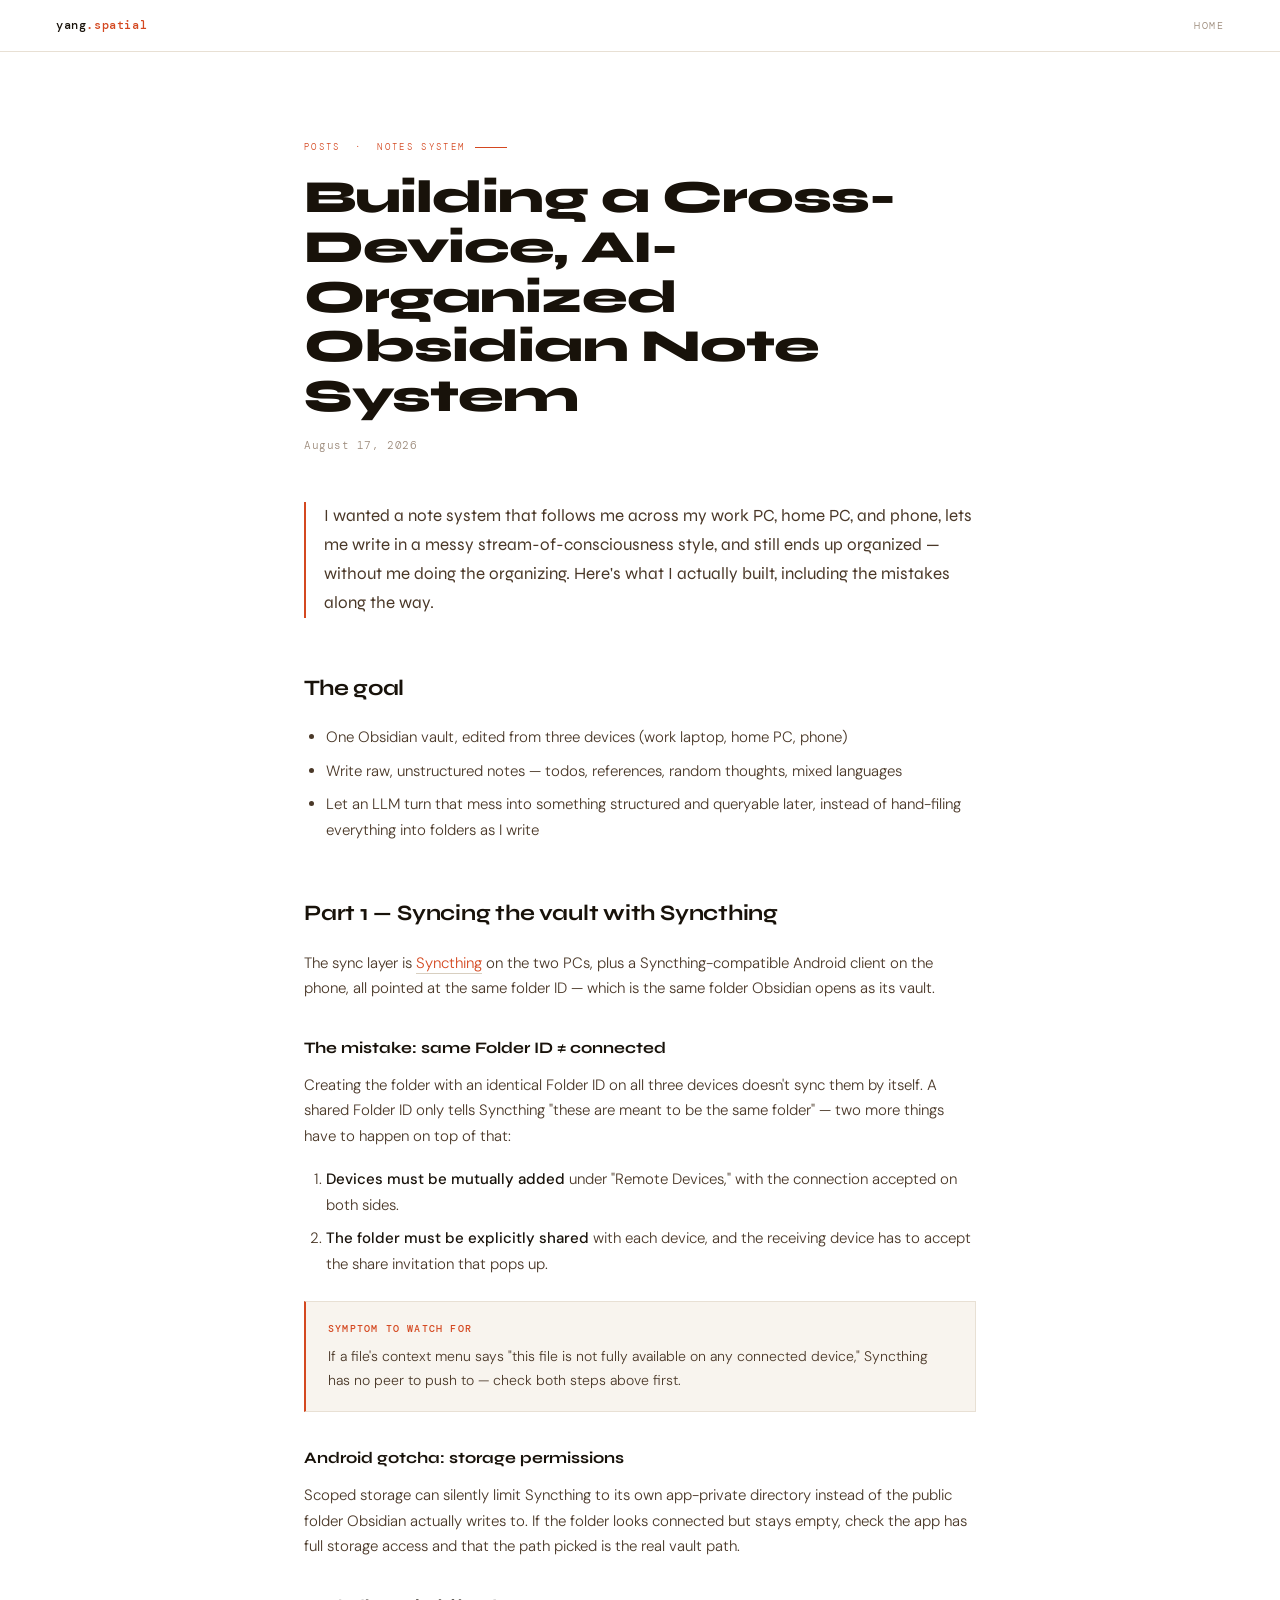
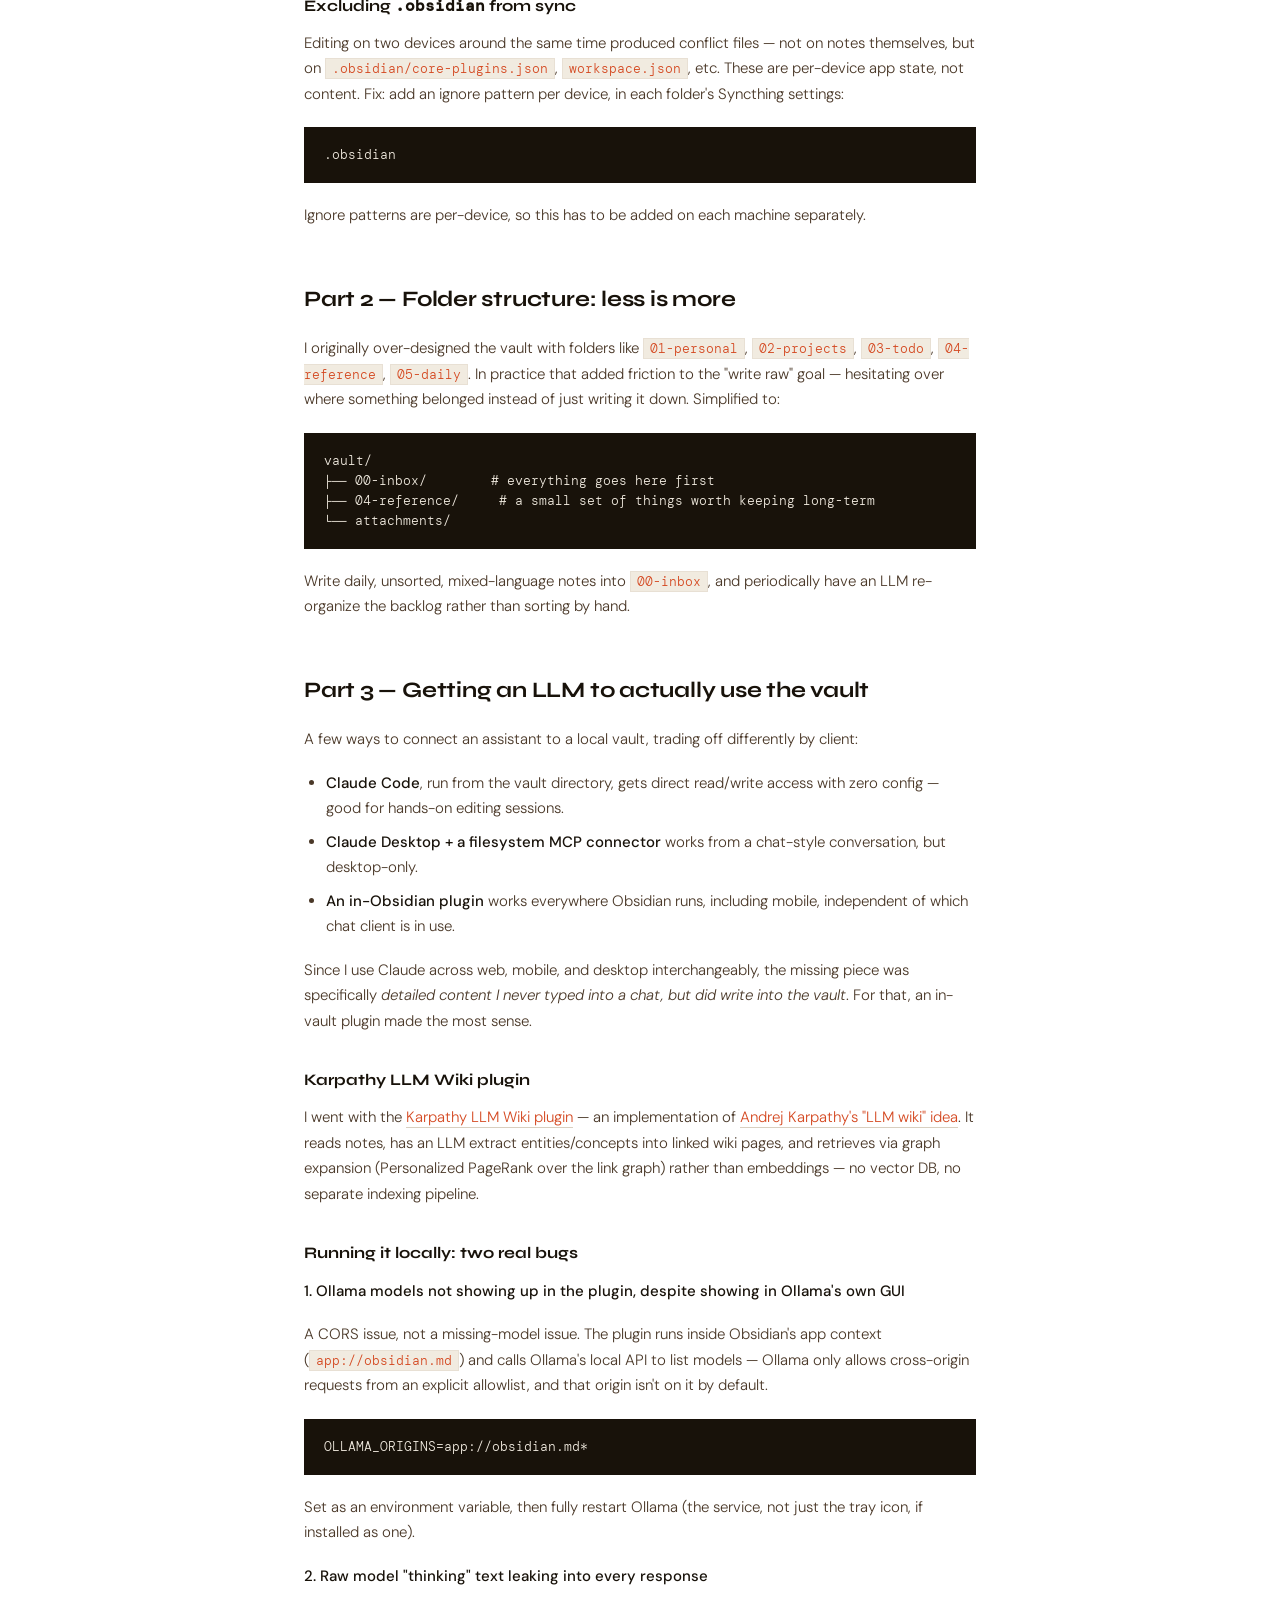
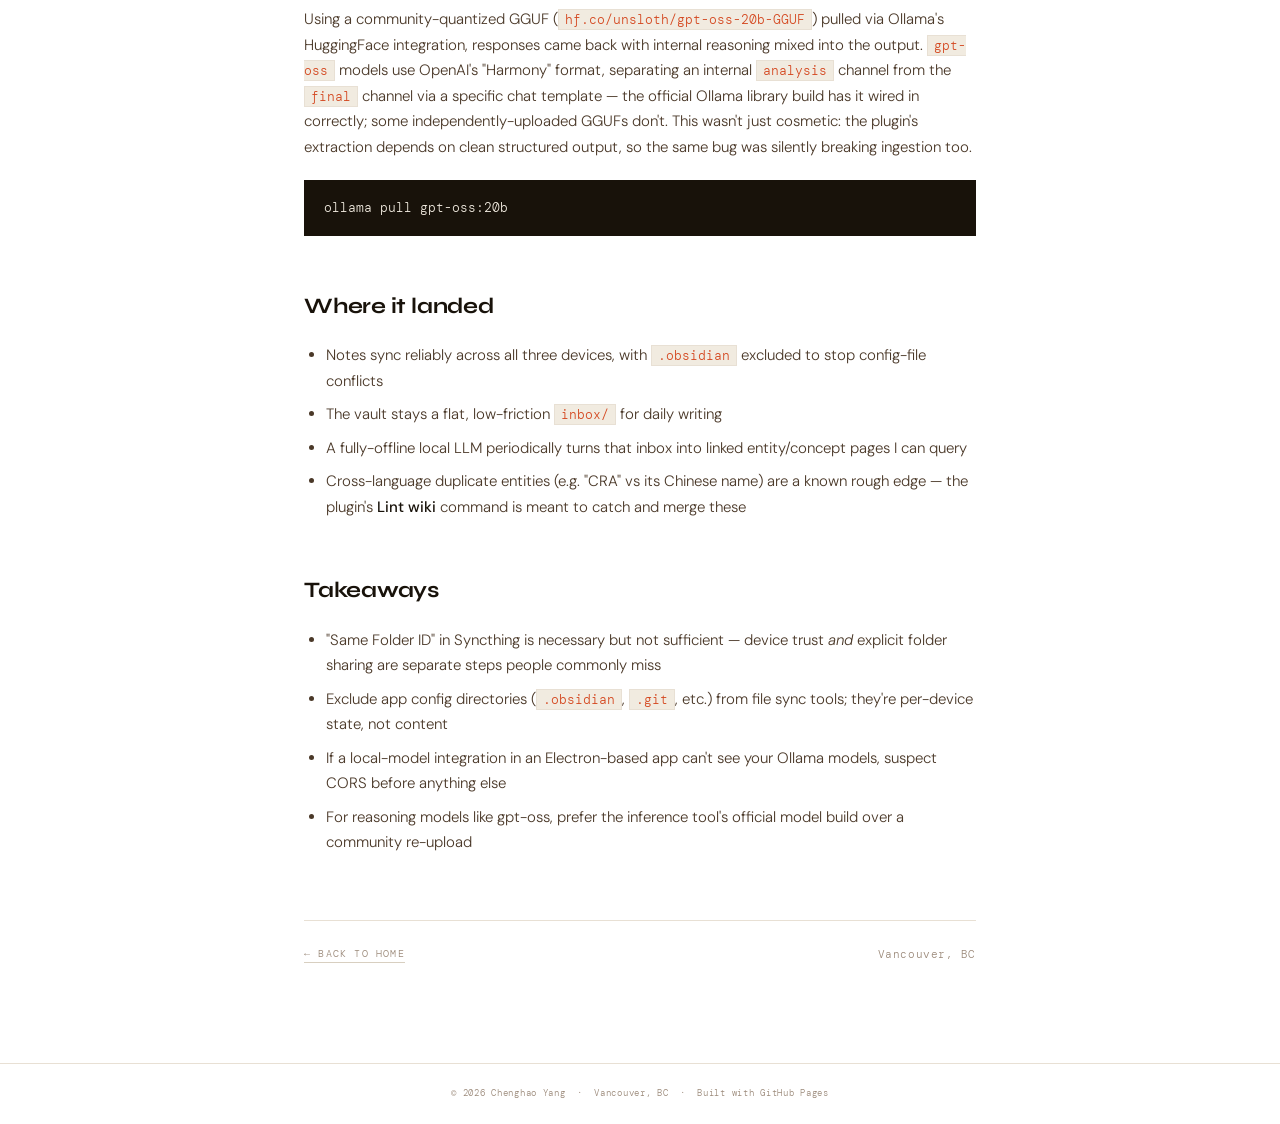
<file: cross-device-obsidian-llm-wiki.html>
<!DOCTYPE html>
<html lang="en">
<head>
  <meta charset="UTF-8"/>
  <meta name="viewport" content="width=device-width, initial-scale=1.0"/>
  <title>Cross-Device, AI-Organized Notes — Chenghao Yang</title>
  <link rel="preconnect" href="https://fonts.googleapis.com">
  <link href="https://fonts.googleapis.com/css2?family=DM+Mono:wght@300;400;500&family=Syne:wght@400;700;800&family=DM+Sans:ital,wght@0,300;0,400;0,500;1,300&display=swap" rel="stylesheet">
  <style>
:root {
  --bg:        #ffffff;
  --bg-off:    #f8f4ee;
  --bg-muted:  #f1ebe0;
  --border:    #e8e0d4;
  --border-m:  #d8cfc0;
  --accent:    #d44820;
  --accent-2:  #c8880a;
  --text:      #18120a;
  --text-2:    #4a3828;
  --text-3:    #9a8878;
  --mono: 'DM Mono', monospace;
  --syne: 'Syne', sans-serif;
  --sans: 'DM Sans', sans-serif;
}
*, *::before, *::after { box-sizing: border-box; margin: 0; padding: 0; }
html { scroll-behavior: smooth; }
body {
  background: var(--bg); color: var(--text);
  font-family: var(--sans); font-weight: 300; line-height: 1.7;
  -webkit-font-smoothing: antialiased;
}
nav {
  position: fixed; top: 0; left: 0; right: 0; z-index: 200;
  height: 52px; display: flex; align-items: center; justify-content: space-between;
  padding: 0 56px; background: rgba(255,255,255,0.94);
  backdrop-filter: blur(16px); border-bottom: 1px solid var(--border);
}
.nav-logo { font-family: var(--mono); font-size: 12px; font-weight: 500; color: var(--text); letter-spacing: .05em; text-decoration: none; }
.nav-logo span { color: var(--accent); }
.nav-home {
  font-family: var(--mono); font-size: 10px; color: var(--text-3);
  letter-spacing: .14em; text-transform: uppercase; text-decoration: none;
  transition: color .16s;
}
.nav-home:hover { color: var(--accent); }

article { max-width: 720px; margin: 0 auto; padding: 140px 24px 100px; }
.post-eyebrow {
  font-family: var(--mono); font-size: 9px; color: var(--accent);
  letter-spacing: .26em; text-transform: uppercase; margin-bottom: 18px;
  display: flex; align-items: center; gap: 10px;
}
.post-eyebrow::after { content: ''; display: block; width: 32px; height: 1px; background: var(--accent); }
h1.post-title {
  font-family: var(--syne); font-weight: 800; font-size: clamp(32px, 5vw, 46px);
  line-height: 1.08; letter-spacing: -.02em; color: var(--text); margin-bottom: 14px;
}
.post-meta { font-family: var(--mono); font-size: 11px; color: var(--text-3); letter-spacing: .05em; margin-bottom: 48px; }
.post-lede { font-family: var(--syne); font-weight: 400; font-size: 17px; color: var(--text-2); line-height: 1.7; margin-bottom: 48px; padding-left: 18px; border-left: 2px solid var(--accent); }

article h2 {
  font-family: var(--syne); font-weight: 700; font-size: 22px; letter-spacing: -.01em;
  color: var(--text); margin: 52px 0 18px;
}
article h3 {
  font-family: var(--syne); font-weight: 700; font-size: 16px;
  color: var(--text); margin: 32px 0 12px;
}
article p { font-size: 15px; color: var(--text-2); margin-bottom: 18px; }
article ul, article ol { margin: 0 0 18px 22px; }
article li { font-size: 15px; color: var(--text-2); margin-bottom: 8px; }
article strong { color: var(--text); font-weight: 500; }
article a { color: var(--accent); text-decoration: none; border-bottom: 1px solid var(--border-m); }
article a:hover { border-bottom-color: var(--accent); }

.callout {
  background: var(--bg-off); border: 1px solid var(--border); border-left: 2px solid var(--accent);
  padding: 18px 22px; margin: 24px 0; font-size: 14px; color: var(--text-2);
}
.callout strong { display: block; font-family: var(--mono); font-size: 10px; letter-spacing: .12em; text-transform: uppercase; color: var(--accent); margin-bottom: 8px; }

pre {
  background: var(--text); color: #f1ebe0; font-family: var(--mono); font-size: 12.5px;
  padding: 18px 20px; overflow-x: auto; margin: 20px 0; line-height: 1.6;
}
code { font-family: var(--mono); }
p code, li code {
  background: var(--bg-muted); color: var(--accent); font-size: 13px;
  padding: 1px 6px; border: 1px solid var(--border);
}

.post-footer {
  margin-top: 64px; padding-top: 24px; border-top: 1px solid var(--border);
  display: flex; align-items: center; justify-content: space-between; flex-wrap: wrap; gap: 12px;
}
.back-link { font-family: var(--mono); font-size: 10px; color: var(--text-3); letter-spacing: .12em; text-transform: uppercase; text-decoration: none; }
.back-link:hover { color: var(--accent); }

footer.site-footer {
  text-align: center; padding: 22px 56px; border-top: 1px solid var(--border);
  font-family: var(--mono); font-size: 9px; color: var(--text-3); letter-spacing: .08em;
}
@media (max-width: 720px) {
  nav { padding: 0 20px; }
  article { padding: 120px 20px 80px; }
}
  </style>
</head>
<body>

<nav>
  <a href="../index.html" class="nav-logo">yang<span>.spatial</span></a>
  <a href="../index.html" class="nav-home">Home</a>
</nav>

<article>
  <div class="post-eyebrow">Posts &nbsp;&middot;&nbsp; Notes system</div>
  <h1 class="post-title">Building a Cross-Device, AI-Organized Obsidian Note System</h1>
  <div class="post-meta">August 17, 2026</div>

  <p class="post-lede">
    I wanted a note system that follows me across my work PC, home PC, and phone,
    lets me write in a messy stream-of-consciousness style, and still ends up organized
    &#8212; without me doing the organizing. Here's what I actually built, including the
    mistakes along the way.
  </p>

  <h2>The goal</h2>
  <ul>
    <li>One Obsidian vault, edited from three devices (work laptop, home PC, phone)</li>
    <li>Write raw, unstructured notes &#8212; todos, references, random thoughts, mixed languages</li>
    <li>Let an LLM turn that mess into something structured and queryable later, instead of hand-filing everything into folders as I write</li>
  </ul>

  <h2>Part 1 &#8212; Syncing the vault with Syncthing</h2>
  <p>
    The sync layer is <a href="https://syncthing.net/" target="_blank">Syncthing</a> on the two
    PCs, plus a Syncthing-compatible Android client on the phone, all pointed at the same folder
    ID &#8212; which is the same folder Obsidian opens as its vault.
  </p>

  <h3>The mistake: same Folder ID &#8800; connected</h3>
  <p>
    Creating the folder with an identical Folder ID on all three devices doesn't sync them by
    itself. A shared Folder ID only tells Syncthing "these are meant to be the same folder"
    &#8212; two more things have to happen on top of that:
  </p>
  <ol>
    <li><strong>Devices must be mutually added</strong> under "Remote Devices," with the connection accepted on both sides.</li>
    <li><strong>The folder must be explicitly shared</strong> with each device, and the receiving device has to accept the share invitation that pops up.</li>
  </ol>
  <div class="callout">
    <strong>Symptom to watch for</strong>
    If a file's context menu says "this file is not fully available on any connected device,"
    Syncthing has no peer to push to &#8212; check both steps above first.
  </div>

  <h3>Android gotcha: storage permissions</h3>
  <p>
    Scoped storage can silently limit Syncthing to its own app-private directory instead of the
    public folder Obsidian actually writes to. If the folder looks connected but stays empty,
    check the app has full storage access and that the path picked is the real vault path.
  </p>

  <h3>Excluding <code>.obsidian</code> from sync</h3>
  <p>
    Editing on two devices around the same time produced conflict files &#8212; not on notes
    themselves, but on <code>.obsidian/core-plugins.json</code>, <code>workspace.json</code>, etc.
    These are per-device app state, not content. Fix: add an ignore pattern per device, in each
    folder's Syncthing settings:
  </p>
  <pre>.obsidian</pre>
  <p>Ignore patterns are per-device, so this has to be added on each machine separately.</p>

  <h2>Part 2 &#8212; Folder structure: less is more</h2>
  <p>
    I originally over-designed the vault with folders like <code>01-personal</code>,
    <code>02-projects</code>, <code>03-todo</code>, <code>04-reference</code>,
    <code>05-daily</code>. In practice that added friction to the "write raw" goal &#8212;
    hesitating over where something belonged instead of just writing it down. Simplified to:
  </p>
  <pre>vault/
&#9500;&#9472;&#9472; 00-inbox/        # everything goes here first
&#9500;&#9472;&#9472; 04-reference/     # a small set of things worth keeping long-term
&#9492;&#9472;&#9472; attachments/</pre>
  <p>
    Write daily, unsorted, mixed-language notes into <code>00-inbox</code>, and periodically
    have an LLM re-organize the backlog rather than sorting by hand.
  </p>

  <h2>Part 3 &#8212; Getting an LLM to actually use the vault</h2>
  <p>A few ways to connect an assistant to a local vault, trading off differently by client:</p>
  <ul>
    <li><strong>Claude Code</strong>, run from the vault directory, gets direct read/write access with zero config &#8212; good for hands-on editing sessions.</li>
    <li><strong>Claude Desktop + a filesystem MCP connector</strong> works from a chat-style conversation, but desktop-only.</li>
    <li><strong>An in-Obsidian plugin</strong> works everywhere Obsidian runs, including mobile, independent of which chat client is in use.</li>
  </ul>
  <p>
    Since I use Claude across web, mobile, and desktop interchangeably, the missing piece was
    specifically <em>detailed content I never typed into a chat, but did write into the
    vault</em>. For that, an in-vault plugin made the most sense.
  </p>

  <h3>Karpathy LLM Wiki plugin</h3>
  <p>
    I went with the <a href="https://community.obsidian.md/plugins/karpathywiki" target="_blank">Karpathy
    LLM Wiki plugin</a> &#8212; an implementation of
    <a href="https://gist.github.com/karpathy/442a6bf555914893e9891c11519de94f" target="_blank">Andrej
    Karpathy's "LLM wiki" idea</a>. It reads notes, has an LLM extract entities/concepts into
    linked wiki pages, and retrieves via graph expansion (Personalized PageRank over the link
    graph) rather than embeddings &#8212; no vector DB, no separate indexing pipeline.
  </p>

  <h3>Running it locally: two real bugs</h3>
  <p><strong>1. Ollama models not showing up in the plugin, despite showing in Ollama's own GUI</strong></p>
  <p>
    A CORS issue, not a missing-model issue. The plugin runs inside Obsidian's app context
    (<code>app://obsidian.md</code>) and calls Ollama's local API to list models &#8212; Ollama
    only allows cross-origin requests from an explicit allowlist, and that origin isn't on it by
    default.
  </p>
  <pre>OLLAMA_ORIGINS=app://obsidian.md*</pre>
  <p>Set as an environment variable, then fully restart Ollama (the service, not just the tray icon, if installed as one).</p>

  <p><strong>2. Raw model "thinking" text leaking into every response</strong></p>
  <p>
    Using a community-quantized GGUF (<code>hf.co/unsloth/gpt-oss-20b-GGUF</code>) pulled via
    Ollama's HuggingFace integration, responses came back with internal reasoning mixed into
    the output. <code>gpt-oss</code> models use OpenAI's "Harmony" format, separating an internal
    <code>analysis</code> channel from the <code>final</code> channel via a specific chat
    template &#8212; the official Ollama library build has it wired in correctly; some
    independently-uploaded GGUFs don't. This wasn't just cosmetic: the plugin's extraction
    depends on clean structured output, so the same bug was silently breaking ingestion too.
  </p>
  <pre>ollama pull gpt-oss:20b</pre>

  <h2>Where it landed</h2>
  <ul>
    <li>Notes sync reliably across all three devices, with <code>.obsidian</code> excluded to stop config-file conflicts</li>
    <li>The vault stays a flat, low-friction <code>inbox/</code> for daily writing</li>
    <li>A fully-offline local LLM periodically turns that inbox into linked entity/concept pages I can query</li>
    <li>Cross-language duplicate entities (e.g. "CRA" vs its Chinese name) are a known rough edge &#8212; the plugin's <strong>Lint wiki</strong> command is meant to catch and merge these</li>
  </ul>

  <h2>Takeaways</h2>
  <ul>
    <li>"Same Folder ID" in Syncthing is necessary but not sufficient &#8212; device trust <em>and</em> explicit folder sharing are separate steps people commonly miss</li>
    <li>Exclude app config directories (<code>.obsidian</code>, <code>.git</code>, etc.) from file sync tools; they're per-device state, not content</li>
    <li>If a local-model integration in an Electron-based app can't see your Ollama models, suspect CORS before anything else</li>
    <li>For reasoning models like gpt-oss, prefer the inference tool's official model build over a community re-upload</li>
  </ul>

  <div class="post-footer">
    <a href="../index.html" class="back-link">&#8592; Back to home</a>
    <span class="post-meta" style="margin:0">Vancouver, BC</span>
  </div>
</article>

<footer class="site-footer">&#169; 2026 Chenghao Yang &nbsp;&middot;&nbsp; Vancouver, BC &nbsp;&middot;&nbsp; Built with GitHub Pages</footer>

</body>
</html>
</file>
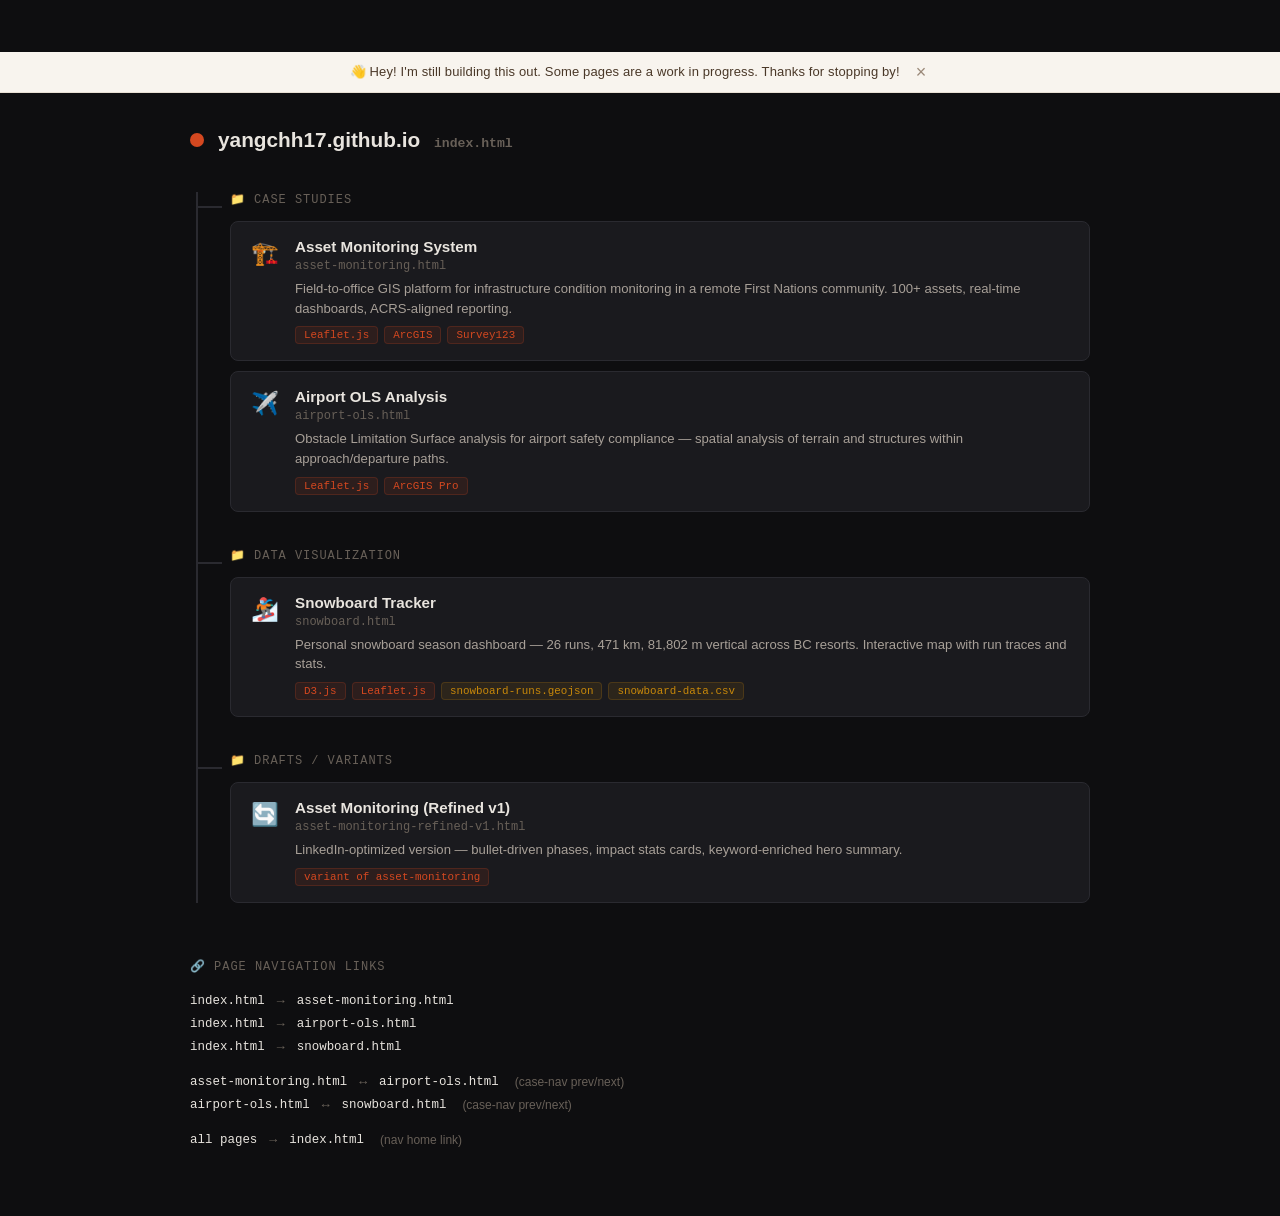
<file: sitemap-visual.html>
<!DOCTYPE html>
<html lang="en">
<head>
  <meta charset="UTF-8">
  <meta name="viewport" content="width=device-width, initial-scale=1.0">
  <title>Site Map | Chenghao Yang</title>
  <style>
    :root {
      --bg: #0e0e10;
      --bg-card: #1a1a1e;
      --border: #2a2a30;
      --accent: #d44820;
      --accent-2: #c8880a;
      --text: #e8e4de;
      --text-2: #a8a098;
      --text-3: #686058;
      --mono: 'SF Mono', 'Fira Code', monospace;
      --sans: -apple-system, BlinkMacSystemFont, 'Segoe UI', sans-serif;
    }
    * { margin: 0; padding: 0; box-sizing: border-box; }
    body {
      background: var(--bg);
      color: var(--text);
      font-family: var(--sans);
      min-height: 100vh;
      padding: 60px 40px;
    }
    h1 {
      font-size: 1.1rem;
      font-family: var(--mono);
      color: var(--text-3);
      margin-bottom: 48px;
      letter-spacing: 0.04em;
    }
    h1 span { color: var(--accent); }

    .tree {
      position: relative;
      max-width: 900px;
      margin: 0 auto;
    }

    /* ── Root node ── */
    .root {
      display: flex;
      align-items: center;
      gap: 14px;
      margin-bottom: 40px;
    }
    .root-dot {
      width: 14px; height: 14px;
      border-radius: 50%;
      background: var(--accent);
      flex-shrink: 0;
    }
    .root-label {
      font-size: 1.3rem;
      font-weight: 600;
      color: var(--text);
    }
    .root-label a {
      color: inherit;
      text-decoration: none;
    }
    .root-label a:hover { color: var(--accent); }
    .root-sub {
      font-size: 0.82rem;
      color: var(--text-3);
      font-family: var(--mono);
      margin-left: 8px;
    }

    /* ── Branch lines ── */
    .branches {
      margin-left: 6px;
      border-left: 2px solid var(--border);
      padding-left: 32px;
    }

    /* ── Category ── */
    .category {
      margin-bottom: 36px;
      position: relative;
    }
    .category::before {
      content: '';
      position: absolute;
      left: -32px;
      top: 14px;
      width: 24px;
      height: 2px;
      background: var(--border);
    }
    .cat-label {
      font-size: 0.75rem;
      font-family: var(--mono);
      color: var(--text-3);
      text-transform: uppercase;
      letter-spacing: 0.08em;
      margin-bottom: 14px;
    }

    /* ── Page cards ── */
    .pages {
      display: flex;
      flex-direction: column;
      gap: 10px;
    }
    .page-card {
      display: flex;
      align-items: flex-start;
      gap: 16px;
      padding: 16px 20px;
      background: var(--bg-card);
      border: 1px solid var(--border);
      border-radius: 8px;
      text-decoration: none;
      color: var(--text);
      transition: border-color 0.2s, transform 0.15s;
    }
    .page-card:hover {
      border-color: var(--accent);
      transform: translateX(4px);
    }
    .page-icon {
      font-size: 1.4rem;
      flex-shrink: 0;
      margin-top: 2px;
    }
    .page-info { flex: 1; }
    .page-title {
      font-size: 0.95rem;
      font-weight: 600;
      margin-bottom: 4px;
    }
    .page-file {
      font-size: 0.75rem;
      font-family: var(--mono);
      color: var(--text-3);
      margin-bottom: 6px;
    }
    .page-desc {
      font-size: 0.82rem;
      color: var(--text-2);
      line-height: 1.5;
    }
    .page-deps {
      display: flex;
      flex-wrap: wrap;
      gap: 6px;
      margin-top: 8px;
    }
    .dep-tag {
      font-size: 0.68rem;
      font-family: var(--mono);
      padding: 2px 8px;
      border-radius: 4px;
      background: rgba(212, 72, 32, 0.1);
      color: var(--accent);
      border: 1px solid rgba(212, 72, 32, 0.2);
    }
    .dep-tag.data {
      background: rgba(200, 136, 10, 0.1);
      color: var(--accent-2);
      border-color: rgba(200, 136, 10, 0.2);
    }

    /* ── Link arrows ── */
    .link-section {
      margin-top: 56px;
      max-width: 900px;
      margin-left: auto;
      margin-right: auto;
    }
    .link-title {
      font-size: 0.75rem;
      font-family: var(--mono);
      color: var(--text-3);
      text-transform: uppercase;
      letter-spacing: 0.08em;
      margin-bottom: 20px;
    }
    .link-row {
      display: flex;
      align-items: center;
      gap: 12px;
      margin-bottom: 8px;
      font-size: 0.82rem;
      color: var(--text-2);
    }
    .link-arrow {
      color: var(--text-3);
      font-family: var(--mono);
      flex-shrink: 0;
    }
    .link-node {
      font-family: var(--mono);
      font-size: 0.78rem;
      color: var(--text);
    }

    /* ── Responsive ── */
    @media (max-width: 640px) {
      body { padding: 32px 20px; }
      .branches { padding-left: 20px; }
      .category::before { width: 14px; left: -20px; }
    }
  </style>
</head>
<body>

  <h1><span>//</span> site-map</h1>

  <div class="tree">

    <!-- Root -->
    <div class="root">
      <div class="root-dot"></div>
      <div>
        <div class="root-label">
          <a href="index.html">yangchh17.github.io</a>
          <span class="root-sub">index.html</span>
        </div>
      </div>
    </div>

    <!-- Branches -->
    <div class="branches">

      <!-- Case Studies -->
      <div class="category">
        <div class="cat-label">📁 Case Studies</div>
        <div class="pages">

          <a class="page-card" href="asset-monitoring.html">
            <div class="page-icon">🏗️</div>
            <div class="page-info">
              <div class="page-title">Asset Monitoring System</div>
              <div class="page-file">asset-monitoring.html</div>
              <div class="page-desc">Field-to-office GIS platform for infrastructure condition monitoring in a remote First Nations community. 100+ assets, real-time dashboards, ACRS-aligned reporting.</div>
              <div class="page-deps">
                <span class="dep-tag">Leaflet.js</span>
                <span class="dep-tag">ArcGIS</span>
                <span class="dep-tag">Survey123</span>
              </div>
            </div>
          </a>

          <a class="page-card" href="airport-ols.html">
            <div class="page-icon">✈️</div>
            <div class="page-info">
              <div class="page-title">Airport OLS Analysis</div>
              <div class="page-file">airport-ols.html</div>
              <div class="page-desc">Obstacle Limitation Surface analysis for airport safety compliance — spatial analysis of terrain and structures within approach/departure paths.</div>
              <div class="page-deps">
                <span class="dep-tag">Leaflet.js</span>
                <span class="dep-tag">ArcGIS Pro</span>
              </div>
            </div>
          </a>

        </div>
      </div>

      <!-- Data Viz -->
      <div class="category">
        <div class="cat-label">📁 Data Visualization</div>
        <div class="pages">

          <a class="page-card" href="snowboard.html">
            <div class="page-icon">🏂</div>
            <div class="page-info">
              <div class="page-title">Snowboard Tracker</div>
              <div class="page-file">snowboard.html</div>
              <div class="page-desc">Personal snowboard season dashboard — 26 runs, 471 km, 81,802 m vertical across BC resorts. Interactive map with run traces and stats.</div>
              <div class="page-deps">
                <span class="dep-tag">D3.js</span>
                <span class="dep-tag">Leaflet.js</span>
                <span class="dep-tag data">snowboard-runs.geojson</span>
                <span class="dep-tag data">snowboard-data.csv</span>
              </div>
            </div>
          </a>

        </div>
      </div>

      <!-- Variants -->
      <div class="category">
        <div class="cat-label">📁 Drafts / Variants</div>
        <div class="pages">

          <a class="page-card" href="asset-monitoring-refined-v1.html">
            <div class="page-icon">🔄</div>
            <div class="page-info">
              <div class="page-title">Asset Monitoring (Refined v1)</div>
              <div class="page-file">asset-monitoring-refined-v1.html</div>
              <div class="page-desc">LinkedIn-optimized version — bullet-driven phases, impact stats cards, keyword-enriched hero summary.</div>
              <div class="page-deps">
                <span class="dep-tag">variant of asset-monitoring</span>
              </div>
            </div>
          </a>

        </div>
      </div>

    </div>
    <!-- end branches -->
  </div>

  <!-- Navigation Links -->
  <div class="link-section">
    <div class="link-title">🔗 Page Navigation Links</div>

    <div class="link-row">
      <span class="link-node">index.html</span>
      <span class="link-arrow">→</span>
      <span class="link-node">asset-monitoring.html</span>
    </div>
    <div class="link-row">
      <span class="link-node">index.html</span>
      <span class="link-arrow">→</span>
      <span class="link-node">airport-ols.html</span>
    </div>
    <div class="link-row">
      <span class="link-node">index.html</span>
      <span class="link-arrow">→</span>
      <span class="link-node">snowboard.html</span>
    </div>

    <div style="height: 12px;"></div>

    <div class="link-row">
      <span class="link-node">asset-monitoring.html</span>
      <span class="link-arrow">↔</span>
      <span class="link-node">airport-ols.html</span>
      <span style="color: var(--text-3); font-size: 0.75rem; margin-left: 4px;">(case-nav prev/next)</span>
    </div>
    <div class="link-row">
      <span class="link-node">airport-ols.html</span>
      <span class="link-arrow">↔</span>
      <span class="link-node">snowboard.html</span>
      <span style="color: var(--text-3); font-size: 0.75rem; margin-left: 4px;">(case-nav prev/next)</span>
    </div>

    <div style="height: 12px;"></div>

    <div class="link-row">
      <span class="link-node">all pages</span>
      <span class="link-arrow">→</span>
      <span class="link-node">index.html</span>
      <span style="color: var(--text-3); font-size: 0.75rem; margin-left: 4px;">(nav home link)</span>
    </div>
  </div>

<script src="scripts/dev-banner.js"></script>
</body>
</html>
</file>
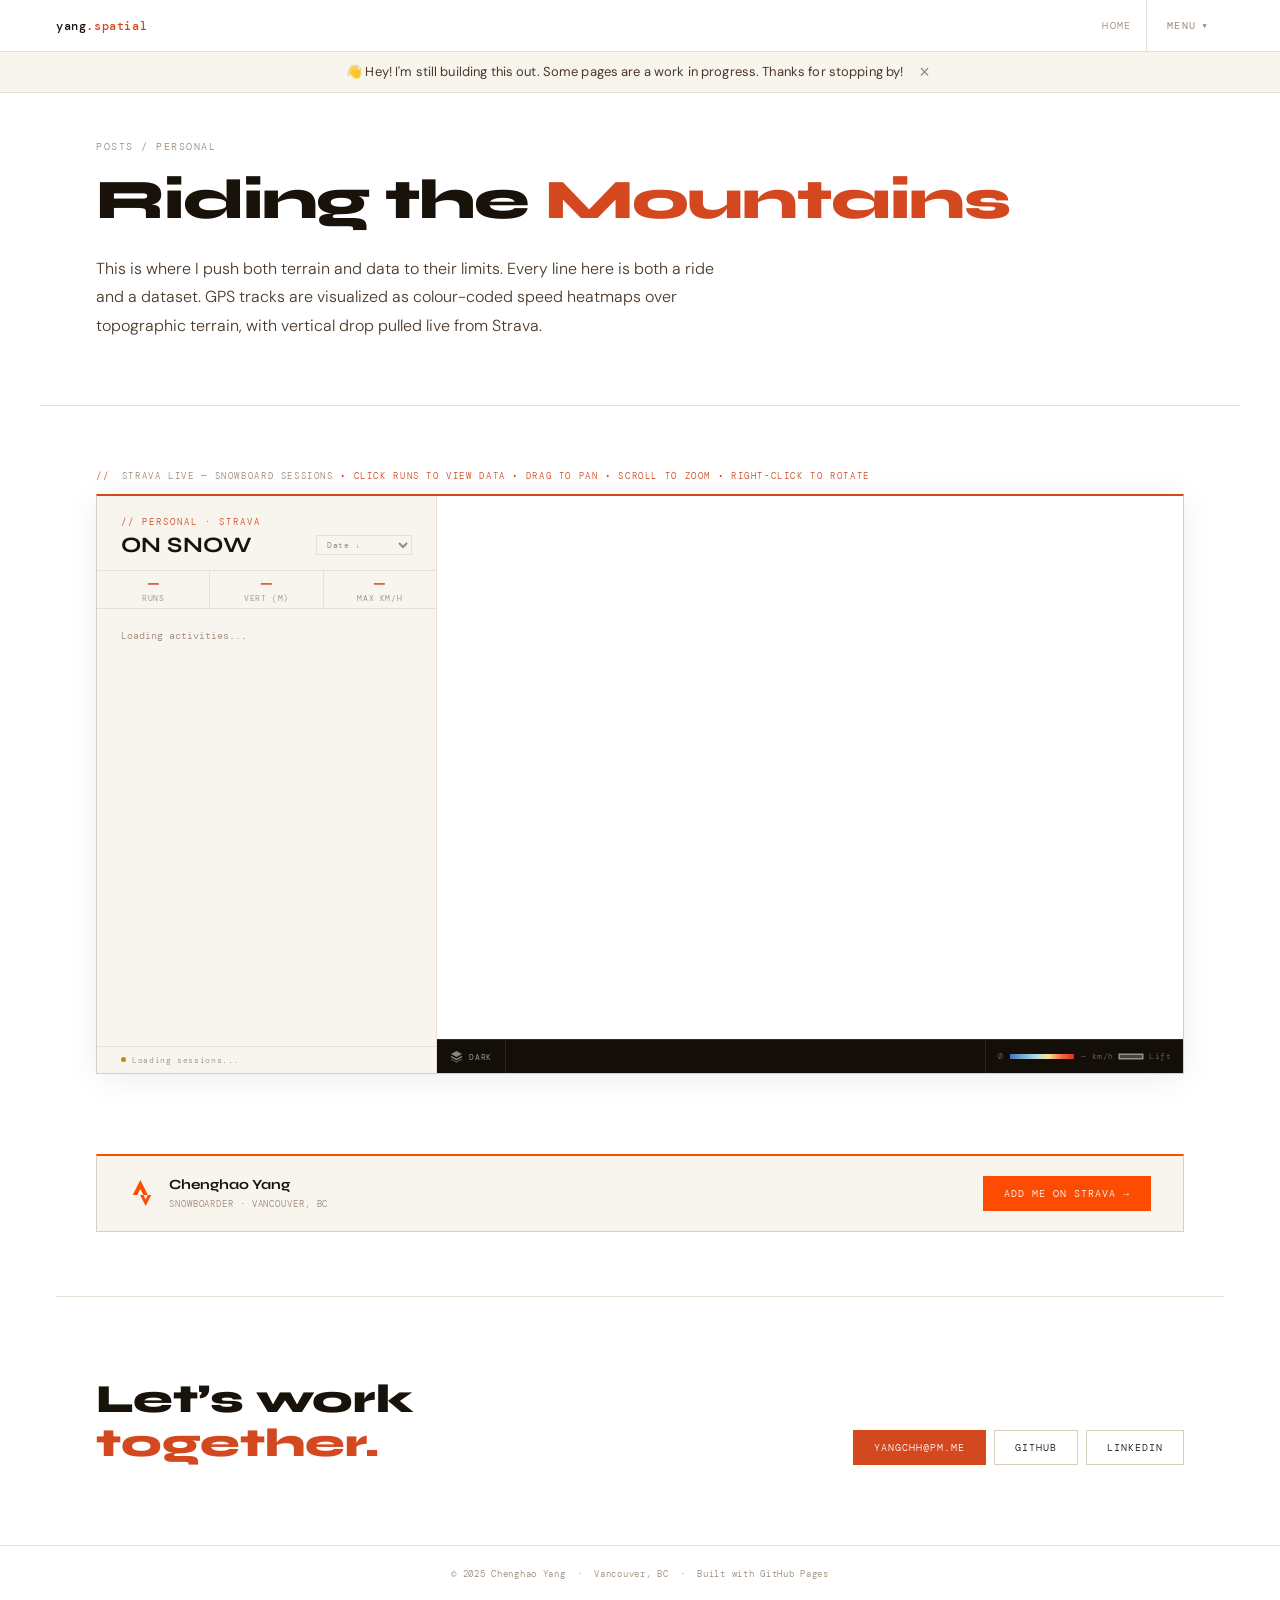
<file: snowboard.html>
<!DOCTYPE html>
<html lang="en">
<head>
  <meta charset="UTF-8" />
  <meta name="viewport" content="width=device-width, initial-scale=1.0"/>
  <title>On Snow — Chenghao Yang</title>

  <link href="https://api.mapbox.com/mapbox-gl-js/v3.4.0/mapbox-gl.css" rel="stylesheet">
  <script src="https://api.mapbox.com/mapbox-gl-js/v3.4.0/mapbox-gl.js"></script>
  <link href="https://fonts.googleapis.com/css2?family=DM+Mono:wght@300;400;500&family=Syne:wght@400;700;800&family=DM+Sans:ital,wght@0,300;0,400;0,500;1,300&display=swap" rel="stylesheet">

  <style>
    :root {
  --bg:        #ffffff;
  --bg-off:    #f8f4ee;
  --bg-muted:  #f1ebe0;
  --border:    #e8e0d4;
  --border-m:  #d8cfc0;
  --accent:    #d44820;
  --accent-2:  #c8880a;
  --text:      #18120a;
  --text-2:    #4a3828;
  --text-3:    #9a8878;
  --mono: 'DM Mono', monospace;
  --syne: 'Syne', sans-serif;
  --sans: 'DM Sans', sans-serif;
}

    * { margin: 0; padding: 0; box-sizing: border-box; }
    html, body {
      overflow-x: hidden;
    }
    body {
      background: var(--bg);
      color: var(--text);
      font-family: var(--sans);
      font-weight: 300;
    }

    /* ─── NAV ─── */
nav {
  position: fixed; top: 0; left: 0; right: 0; z-index: 200;
  height: 52px;
  display: flex; align-items: center; justify-content: space-between;
  padding: 0 56px;
  background: rgba(255,255,255,0.94);
  backdrop-filter: blur(16px);
  border-bottom: 1px solid var(--border);
}
.nav-logo {
  font-family: var(--mono); font-size: 12px; font-weight: 500;
  color: var(--text); letter-spacing: .05em; text-decoration: none;
  flex-shrink: 0;
}
.nav-logo span { color: var(--accent); }
.nav-right { display: flex; align-items: center; gap: 0; }
.nav-home {
  font-family: var(--mono); font-size: 10px; color: var(--text-3);
  letter-spacing: .14em; text-transform: uppercase; text-decoration: none;
  padding: 0 14px; height: 52px; display: flex; align-items: center;
  transition: color .16s; border-right: 1px solid var(--border);
  margin-right: 4px;
}
.nav-home:hover { color: var(--accent); }
.nav-menu-trigger {
  font-family: var(--mono); font-size: 10px; color: var(--text-3);
  letter-spacing: .14em; text-transform: uppercase;
  padding: 0 16px; height: 52px; display: flex; align-items: center; gap: 6px;
  cursor: pointer; background: none; border: none;
  transition: color .16s; white-space: nowrap;
}
.nav-menu-trigger:hover { color: var(--accent); }
.nav-chevron { font-size: 7px; display: inline-block; transition: transform .18s; }
.nav-mega-item { position: static; }
.nav-mega-item:hover .nav-chevron { transform: rotate(180deg); }
.nav-mega-drop {
  display: none;
  position: fixed;
  top: 52px; left: 0; right: 0;
  background: var(--bg);
  border-top: 2px solid var(--accent);
  border-bottom: 1px solid var(--border);
  padding: 36px 56px;
  grid-template-columns: repeat(4, 1fr);
  gap: 48px;
  z-index: 300;
  box-shadow: 0 8px 32px rgba(0,0,0,.07);
}
.nav-mega-item:hover .nav-mega-drop { display: grid; }
.mega-col { display: flex; flex-direction: column; }
.mega-head {
  font-family: var(--mono); font-size: 10px; font-weight: 500;
  color: var(--text); letter-spacing: .14em; text-transform: uppercase;
  text-decoration: none; display: block;
  padding-bottom: 10px; margin-bottom: 8px;
  border-bottom: 1px solid var(--border);
  transition: color .14s;
}
.mega-head:hover { color: var(--accent); }
.mega-head + .mega-head { margin-top: 20px; }
.mega-link + .mega-head { margin-top: 20px; }
.mega-link {
  font-family: var(--mono); font-size: 10px; color: var(--text-3);
  letter-spacing: .08em; text-decoration: none; display: block;
  padding: 5px 0; transition: color .14s; cursor: pointer;
  background: none; border: none; text-align: left; text-transform: none;
}
.mega-link:hover { color: var(--accent); }

    /* ─── STRAVA WINDOW WRAPPER ─── */
    .strava-section {
      max-width: 1200px;
      margin: 0 auto;
      padding: 64px 56px 80px;
      min-width: 0;
    }
    .strava-window-label {
      font-family: var(--mono);
      font-size: 9px;
      color: var(--text-3);
      letter-spacing: .18em;
      text-transform: uppercase;
      margin-bottom: 12px;
    }
    .strava-window-label span { color: var(--accent); margin-right: 6px; }

    /* ─── FRAMED WINDOW ─── */
    .strava-layout {
      display: grid;
      grid-template-columns: 340px minmax(0, 1fr);
      width: 100%;
      height: 580px;
      border: 1px solid var(--border-m);
      border-top: 2px solid var(--accent);
      overflow: hidden;
      box-shadow: 0 4px 32px rgba(24,18,10,0.07);
      isolation: isolate;
      position: relative;
      z-index: 1;
    }

    /* ── LEFT: ACTIVITY PANEL ── */
    .strava-panel {
      overflow-y: auto;
      background: var(--bg-off);
      border-right: 1.5px solid var(--border);
      display: flex;
      flex-direction: column;
    }

    .panel-header {
      padding: 20px 24px 14px;
      border-bottom: 1.5px solid var(--border);
    }
    .panel-label {
      font-family: var(--mono);
      font-size: 9px;
      color: var(--accent);
      letter-spacing: 0.22em;
      text-transform: uppercase;
      margin-bottom: 6px;
    }
    .panel-title {
      font-family: var(--syne);
      font-size: 22px;
      font-weight: 700;
      text-transform: uppercase;
      letter-spacing: 0.02em;
      line-height: 1;
    }
    .panel-subtitle {
      font-family: var(--mono);
      font-size: 9px;
      color: var(--text-3);
      letter-spacing: 0.08em;
      margin-top: 5px;
    }

    /* Season summary stats */
    .season-stats {
      display: grid;
      grid-template-columns: 1fr 1fr 1fr;
      gap: 1px;
      background: var(--border);
      border-bottom: 1.5px solid var(--border);
    }
    .stat-cell {
      background: var(--bg-off);
      padding: 5px 12px;
      text-align: center;
    }
    .stat-val {
      font-family: var(--syne);
      font-size: 15px;
      font-weight: 700;
      color: var(--accent);
      line-height: 1;
    }
    .stat-lbl {
      font-family: var(--mono);
      font-size: 8px;
      color: var(--text-3);
      letter-spacing: 0.08em;
      text-transform: uppercase;
      margin-top: 2px;
      line-height: 1.3;
    }

    /* Activity list — fills remaining panel height */
    .activity-list {
      flex: 1;
      overflow-y: auto;
      min-height: 0;
    }
    .activity-list::-webkit-scrollbar { width: 4px; }
    .activity-list::-webkit-scrollbar-thumb { background: var(--border); }
    .activity-item {
      padding: 10px 24px;
      border-bottom: 1px solid var(--border);
      cursor: pointer;
      transition: background 0.15s;
      display: flex;
      align-items: flex-start;
      gap: 12px;
    }
    .activity-item:hover { background: var(--bg-muted); }
    .activity-item.active { background: var(--bg-muted); border-left: 3px solid var(--accent); }
    .activity-dot {
      width: 8px; height: 8px;
      background: #4a90c4;
      flex-shrink: 0;
    }
    .activity-info { flex: 1; min-width: 0; }
    .activity-name-row {
      display: flex;
      align-items: baseline;
      justify-content: space-between;
      gap: 8px;
    }
    .activity-name {
      font-family: var(--syne);
      font-size: 13px;
      font-weight: 600;
      text-transform: uppercase;
      letter-spacing: 0.04em;
      white-space: nowrap;
      overflow: hidden;
      text-overflow: ellipsis;
      min-width: 0;
    }
    .activity-meta {
      font-family: var(--mono);
      font-size: 9px;
      color: var(--text-3);
      letter-spacing: 0.04em;
      margin-top: 2px;
      white-space: nowrap;
    }
    .activity-speed {
      font-family: var(--mono);
      font-size: 13px;
      font-weight: 600;
      color: var(--accent);
      flex-shrink: 0;
    }

    /* Selected run detail */
    .run-detail {
      padding: 16px 24px;
      border-top: 1.5px solid var(--border);
      display: none;
    }
    .run-detail.visible { display: block; }
    .run-detail-title {
      font-family: var(--mono);
      font-size: 13px;
      font-weight: 700;
      text-transform: uppercase;
      letter-spacing: 0.06em;
      color: var(--text-3);
      margin-bottom: 8px;
    }
    .run-metrics {
      display: grid;
      grid-template-columns: 1fr 1fr;
      gap: 8px;
    }
    .metric {
      background: var(--bg-muted);
      padding: 8px 10px;
      border: 1px solid var(--border);
    }
    .metric-val {
      font-family: var(--syne);
      font-size: 18px;
      font-weight: 700;
      color: var(--text);
      line-height: 1;
    }
    .metric-lbl {
      font-family: var(--mono);
      font-size: 8px;
      color: var(--text-3);
      letter-spacing: 0.08em;
      text-transform: uppercase;
      margin-top: 2px;
    }

    /* Status bar at bottom of panel */
    .panel-status {
      padding: 8px 24px;
      border-top: 1px solid var(--border);
      font-family: var(--mono);
      font-size: 8px;
      color: var(--text-3);
      letter-spacing: 0.08em;
      display: flex;
      align-items: center;
      gap: 6px;
    }
    .status-dot {
      width: 5px; height: 5px;
      border-radius: 50%;
      background: #28a745;
      flex-shrink: 0;
    }
    .status-dot.loading { background: #c8880a; animation: pulse 1s infinite; }
    .status-dot.error { background: var(--accent); }
    @keyframes pulse { 0%,100%{opacity:1} 50%{opacity:0.4} }

    /* Auth panel — inline inside strava-panel */
    .auth-panel {
      padding: 32px 24px;
      text-align: center;
      background: var(--bg-off);
    }
    .auth-title {
      font-family: var(--syne);
      font-size: 22px;
      font-weight: 700;
      text-transform: uppercase;
      margin-bottom: 12px;
    }
    .auth-desc {
      font-size: 13px;
      color: var(--text-3);
      line-height: 1.7;
      margin-bottom: 24px;
    }
    .btn-strava {
      display: inline-flex;
      align-items: center;
      gap: 10px;
      background: #FC4C02;
      color: #fff;
      font-family: var(--mono);
      font-size: 11px;
      letter-spacing: 0.1em;
      text-transform: uppercase;
      padding: 14px 28px;
      text-decoration: none;
      transition: background 0.15s;
      border: none;
      cursor: pointer;
    }
    .btn-strava:hover { background: #e04302; }
    .btn-strava svg { width: 18px; height: 18px; fill: currentColor; }

    /* ── RIGHT: MAP COLUMN ── */
    .strava-map-col {
      position: relative;
      min-width: 0;
      height: 100%;
      overflow: hidden;
    }

    #map {
      position: absolute;
      inset: 0;
      width: 100%;
      height: 100%;
    }

    /* Map title bar — top of map, full-width, always shown when run selected */
    .map-info-bar {
      display: none;
      position: absolute;
      top: 0; left: 0; right: 0;
      z-index: 1000;
      background: rgba(20,14,8,0.82);
      border-bottom: 1px solid rgba(255,255,255,0.12);
      align-items: baseline;
      gap: 10px;
      padding: 16px 18px;
    }
    .map-info-bar.visible { display: flex; }
    .map-info-resort {
      font-family: var(--syne);
      font-size: 12px;
      font-weight: 700;
      text-transform: uppercase;
      letter-spacing: 0.06em;
      color: #fff;
    }
    .map-info-date {
      font-family: var(--mono);
      font-size: 9px;
      color: rgba(255,255,255,0.5);
      letter-spacing: 0.08em;
    }

    /* Floating metrics card — top-left, below title bar */
    .map-metrics-card {
      display: none;
      position: absolute;
      top: 54px;
      left: 14px;
      z-index: 1000;
      background: rgba(20,14,8,0.82);
      border: 1px solid rgba(255,255,255,0.12);
      padding: 10px 14px;
      min-width: 160px;
    }
    .map-metrics-card.visible { display: grid; grid-template-columns: 1fr 1fr; gap: 8px 16px; }
    .map-info-metric { display: flex; flex-direction: column; gap: 2px; }
    .map-info-val {
      font-family: var(--syne);
      font-size: 15px;
      font-weight: 700;
      color: #fff;
      line-height: 1;
    }
    .map-info-lbl {
      font-family: var(--mono);
      font-size: 7px;
      color: rgba(255,255,255,0.45);
      letter-spacing: 0.1em;
      text-transform: uppercase;
    }
    /* duration spans full width on its own row */
    .map-info-metric.full { grid-column: 1 / -1; }

    /* ── Unified bottom bar: style toggle + timeline + legend ── */
    .map-bottom-bar {
      position: absolute;
      bottom: 0; left: 0; right: 0;
      z-index: 1000;
      display: flex;
      align-items: stretch;
      height: 34px;
      background: #140e08;
      border-top: 1px solid rgba(255,255,255,0.12);
    }
    /* Layer dropup */
    .map-layer-toggle {
      position: relative;
      flex-shrink: 0;
      border-right: 1px solid rgba(255,255,255,0.1);
    }
    .layer-icon-btn {
      display: flex; align-items: center; gap: 6px;
      padding: 0 13px; height: 34px;
      background: transparent; border: none;
      color: rgba(255,255,255,0.55);
      font-family: var(--mono); font-size: 8px; letter-spacing: 0.1em;
      cursor: pointer; white-space: nowrap;
    }
    .layer-icon-btn:hover { color: #fff; }
    .layer-dropup {
      display: none; flex-direction: column;
      position: absolute; bottom: 100%; left: 0;
      background: #140e08;
      border: 1px solid rgba(255,255,255,0.15);
      min-width: 100%;
      margin-bottom: 4px;
    }
    .layer-dropup.open { display: flex; }
    .style-btn {
      font-family: var(--mono); font-size: 8px; letter-spacing: 0.1em;
      padding: 8px 13px; text-align: left;
      background: transparent; color: rgba(255,255,255,0.5);
      border: none; border-bottom: 1px solid rgba(255,255,255,0.08);
      cursor: pointer; white-space: nowrap;
    }
    .style-btn:last-child { border-bottom: none; }
    .style-btn:hover { color: #fff; background: rgba(255,255,255,0.05); }
    .style-btn.active { color: #fff; background: var(--accent); }
    /* Timeline */
    .map-timeline {
      flex: 1; min-width: 0;
      display: flex; align-items: center;
      padding: 0 12px; gap: 8px;
      opacity: 0; transition: opacity 0.3s;
    }
    .map-timeline.visible { opacity: 1; }
    .tl-time {
      font-family: var(--mono); font-size: 8px;
      color: rgba(255,255,255,0.35); letter-spacing: 0.06em;
      flex-shrink: 0;
    }
    .tl-play {
      font-size: 9px; background: none; border: none;
      color: rgba(255,255,255,0.5); cursor: pointer;
      padding: 0 6px; flex-shrink: 0; line-height: 1;
    }
    .tl-play:hover { color: #fff; }
    .tl-canvas-wrap { flex: 1; min-width: 0; height: 10px; position: relative; }
    #timelineCanvas { width: 100%; height: 100%; display: block; cursor: pointer; }
    .tl-cursor {
      position: absolute; top: -2px; bottom: -2px; width: 2px;
      background: #fff; pointer-events: none; display: none;
      box-shadow: 0 0 4px rgba(0,0,0,0.6);
    }
    /* Inline legend */
    .map-legend-inline {
      display: flex; align-items: center; gap: 7px;
      padding: 0 12px;
      border-left: 1px solid rgba(255,255,255,0.1);
      flex-shrink: 0;
    }
    .lgi-swatch {
      width: 64px; height: 5px;
      background: linear-gradient(to right,#4575b4,#74add1,#abd9e9,#fee090,#f46d43,#d73027);
      flex-shrink: 0;
    }
    .lgi-label {
      font-family: var(--mono); font-size: 8px;
      color: rgba(255,255,255,0.4); letter-spacing: 0.05em;
      white-space: nowrap;
    }
    .lgi-lift {
      width: 22px; height: 3px;
      background: #444;
      box-shadow: 0 0 0 1.5px rgba(255,255,255,0.55);
      flex-shrink: 0;
    }

    /* Sort select in panel header */
    .panel-title-row {
      display: flex;
      align-items: baseline;
      justify-content: space-between;
      gap: 8px;
    }
    .sort-select {
      font-family: var(--mono); font-size: 8px; letter-spacing: .08em;
      border: 1px solid var(--border); background: transparent;
      color: var(--text-3); padding: 3px 6px; cursor: pointer; outline: none;
      align-self: center;
    }

    /* Push MapboxGL controls below the title bar */
    #map .mapboxgl-ctrl-top-right { top: 60px; }
    #map .mapboxgl-ctrl-top-right .mapboxgl-ctrl { margin: 0 10px 10px 0; }


    @media (max-width: 768px) {
      /* Hero */
      .hero-section { padding: 100px 24px 48px !important; }
      .hero-section p { font-size: 15px !important; }

      /* Nav */
      nav { padding: 0 16px; }

      /* Strava section */
      .strava-section { padding: 32px 16px 48px; }
      .strava-window-label { font-size: 8px; }
      .window-label-hint { display: none; }

      /* Layout: map first on mobile, give it more space */
      .strava-layout {
        grid-template-columns: 1fr;
        grid-template-rows: 420px auto;
        height: auto;
      }
      .strava-map-col { height: 420px; order: -1; }
      .strava-panel {
        border-right: none;
        border-top: 1.5px solid var(--border);
        border-bottom: none;
        max-height: 360px;
      }

      /* Panel spacing */
      .panel-header { padding: 14px 16px 10px; }
      .activity-item { padding: 8px 16px; gap: 8px; }
      .panel-status { padding: 6px 16px; }

      /* Map overlays */
      .map-info-bar { padding: 10px 14px; }
      .map-metrics-card { top: 46px; left: 10px; padding: 8px 10px; min-width: 140px; }
      .map-info-val { font-size: 13px; }
      .map-bottom-bar { height: 30px; }
      .layer-icon-btn { padding: 0 10px; height: 30px; }
      .tl-time { display: none; }
      .lgi-swatch { width: 44px; }
      .lgi-label { font-size: 7px; }

      /* Footer & contact */
      .wrap { padding: 48px 24px; }
    }

    @media (max-width: 480px) {
      .hero-section { padding: 88px 16px 36px !important; }
      .hero-section h1 { margin-bottom: 16px !important; }

      .strava-section { padding: 24px 8px 36px; }
      .strava-window-label { display: none; }

      .strava-layout {
        grid-template-rows: 340px auto;
        border-left: none;
        border-right: none;
      }
      .strava-map-col { height: 340px; }
      .strava-panel { max-height: 320px; }

      .stat-val { font-size: 13px; }
      .stat-lbl { font-size: 7px; }
      .activity-name { font-size: 12px; }
      .activity-speed { font-size: 11px; }

      .map-metrics-card { min-width: 120px; padding: 6px 8px; }
      .map-info-val { font-size: 11px; }
      .map-legend-inline { display: none; }

      .wrap { padding: 36px 16px; }
      footer { padding: 16px; }
    }

  /* ─── FOOTER ─── */
footer {
  text-align: center; padding: 22px 56px;
  border-top: 1px solid var(--border);
  font-family: var(--mono); font-size: 9px; color: var(--text-3); letter-spacing: .08em;
}

/* ─── CONTACT ─── */
.contact-inner { display: flex; align-items: flex-end; justify-content: space-between; gap: 40px; flex-wrap: wrap; }
.contact-heading { font-family: var(--syne); font-size: clamp(26px,3.2vw,40px); font-weight: 800; color: var(--text); line-height: 1.1; }
.contact-heading span { color: var(--accent); }
.contact-links { display: flex; gap: 8px; flex-wrap: wrap; }
.wrap { max-width: 1200px; margin: 0 auto; padding: 80px 56px; }
.section-rule { border: none; border-top: 1px solid var(--border); margin: 0 56px; }
.btn { display: inline-flex; align-items: center; padding: 10px 20px; font-family: var(--mono); font-size: 10px; letter-spacing: .1em; text-transform: uppercase; text-decoration: none; border: 1px solid; transition: background .16s, color .16s; cursor: pointer; }
.btn-fill { background: var(--accent); color: #fff; border-color: var(--accent); }
.btn-fill:hover { background: #b83612; border-color: #b83612; }
.btn-ghost { background: transparent; color: var(--text); border-color: var(--border-m); }
.btn-ghost:hover { border-color: var(--accent); color: var(--accent); }

/* ─── STRAVA PROFILE WIDGET ─── */
.strava-cta-wrap {
  max-width: 1200px;
  margin: 0 auto;
  padding: 0 56px 64px;
}
.strava-cta-card {
  display: flex;
  align-items: center;
  justify-content: space-between;
  gap: 24px;
  background: var(--bg-off);
  border: 1px solid var(--border-m);
  border-top: 2px solid #FC4C02;
  padding: 20px 32px;
}
.strava-cta-left {
  display: flex;
  align-items: center;
  gap: 14px;
}
.strava-logo-svg { width: 26px; height: 26px; flex-shrink: 0; }
.strava-cta-name {
  font-family: var(--syne);
  font-size: 14px;
  font-weight: 700;
  color: var(--text);
  line-height: 1.2;
}
.strava-cta-tag {
  font-family: var(--mono);
  font-size: 9px;
  color: var(--text-3);
  letter-spacing: .1em;
  text-transform: uppercase;
  margin-top: 4px;
}
.strava-cta-btn {
  display: inline-flex;
  align-items: center;
  padding: 10px 20px;
  background: #FC4C02;
  color: #fff;
  font-family: var(--mono);
  font-size: 10px;
  letter-spacing: .1em;
  text-transform: uppercase;
  text-decoration: none;
  border: 1px solid #FC4C02;
  transition: background .16s, border-color .16s;
  white-space: nowrap;
  flex-shrink: 0;
}
.strava-cta-btn:hover { background: #e04000; border-color: #e04000; }
@media (max-width: 768px) {
  .strava-cta-wrap { padding: 0 16px 48px; }
  .strava-cta-card { flex-direction: column; align-items: flex-start; gap: 16px; padding: 18px 20px; }
  .strava-cta-btn { width: 100%; justify-content: center; }
}
@media (max-width: 480px) {
  .strava-cta-wrap { padding: 0 8px 36px; }
}
</style>
</head>
<body>

  <!-- NAV -->
  <nav>
  <a href="index.html" class="nav-logo">yang<span>.spatial</span></a>
  <div class="nav-right">
    <a href="index.html" class="nav-home">Home</a>
    <div class="nav-mega-item">
      <button class="nav-menu-trigger">Menu <span class="nav-chevron">&#9660;</span></button>
      <div class="nav-mega-drop">
        <div class="mega-col">
          <a href="index.html#case-studies" class="mega-head">Work</a>
          <a href="asset-monitoring.html" class="mega-link">Asset Management</a>
          <a href="bioregional-atlas.html" class="mega-link">Bioregional Atlas</a>
          <a href="stockpile-volume.html" class="mega-link">Stockpile Volume</a>
        </div>
        <div class="mega-col">
          <a href="index.html#wiww" class="mega-head">Capabilities</a>
          <a href="airport-ols.html" class="mega-link">Airport OLS &amp; Hazard Detection</a>
          <a href="terrain-modeling.html" class="mega-link">Terrain Modeling</a>
          <a href="hydrological-assessment.html" class="mega-link">Hydrological Assessment</a>
          <a href="etl-geodatabase.html" class="mega-link">Geospatial ETL</a>
        </div>
        <div class="mega-col">
          <a href="index.html#stack" class="mega-head">Stack</a>
          <a href="index.html#about" class="mega-head">About</a>
          <button class="mega-link" onclick="downloadCV(event)">Download CV &#8595;</button>
          <a href="index.html#posts" class="mega-head">Posts</a>
          <a href="snowboard.html" class="mega-link">Snowboard Log &#8594;</a>
          <a href="cross-device-obsidian-llm-wiki.html" class="mega-link">Cross-Device Note System &#8594;</a>
        </div>
        <div class="mega-col">
          <a href="#contact" class="mega-head">Contact</a>
          <a href="mailto:yangchh@pm.me" class="mega-link">yangchh@pm.me</a>
          <a href="https://github.com/yangchh17" class="mega-link" target="_blank">GitHub</a>
          <a href="https://www.linkedin.com/in/yangchh/" class="mega-link" target="_blank">LinkedIn</a>
        </div>
      </div>
    </div>
  </div>
</nav>

  <!-- HERO SECTION -->
  <div class="hero-section" style="padding: 140px 56px 64px; border-bottom: 1px solid var(--border); max-width: 1200px; margin: 0 auto;">
    <div style="font-family: var(--mono); font-size: 10px; color: var(--text-3); letter-spacing: .15em; text-transform: uppercase; margin-bottom: 16px;">Posts / Personal</div>
    <h1 style="font-family: var(--syne); font-size: clamp(32px,5vw,56px); font-weight: 800; line-height: 1.1; letter-spacing: -0.02em; margin-bottom: 24px;">Riding the <span style="color: var(--accent);">Mountains</span></h1>
    <p style="font-size: 16px; color: var(--text-2); max-width: 640px; line-height: 1.8;">This is where I push both terrain and data to their limits. Every line here is both a ride and a dataset. GPS tracks are visualized as colour-coded speed heatmaps over topographic terrain, with vertical drop pulled live from Strava.</p>
  </div>

  <!-- STRAVA VIEWER SECTION -->
  <div class="strava-section">
    <div class="strava-window-label"><span>//</span> Strava Live &mdash; Snowboard Sessions<span class="window-label-hint">           •           Click Runs to View Data • Drag to Pan • Scroll to Zoom • Right-click to Rotate</span></div>
  <div class="strava-layout">

    <!-- LEFT: Activity panel -->
    <div class="strava-panel" id="mainPanel">

      <div class="panel-header">
        <div class="panel-label">// Personal &middot; Strava</div>
        <div class="panel-title-row">
          <div class="panel-title">On Snow</div>
          <select class="sort-select" id="sortSelect">
            <option value="date">Date ↓</option>
            <option value="speed">Max Speed ↓</option>
            <option value="vert">Vert ↓</option>
            <option value="duration">Duration ↓</option>
          </select>
        </div>
      </div>

      <div class="season-stats">
        <div class="stat-cell">
          <div class="stat-val" id="statRuns">&mdash;</div>
          <div class="stat-lbl">Runs</div>
        </div>
        <div class="stat-cell">
          <div class="stat-val" id="statVertical">&mdash;</div>
          <div class="stat-lbl">Vert (m)</div>
        </div>
        <div class="stat-cell">
          <div class="stat-val" id="statMaxSpeed">&mdash;</div>
          <div class="stat-lbl">Max km/h</div>
        </div>
      </div>

      <div class="activity-list" id="activityList">
        <div style="padding:20px 24px; font-family:var(--mono); font-size:10px; color:var(--text-3);">
          Loading activities...
        </div>
      </div>

      <div class="panel-status">
        <div class="status-dot loading" id="statusDot"></div>
        <span id="statusText">Loading sessions...</span>
      </div>

    </div>

    <!-- RIGHT: Map -->
    <div class="strava-map-col">
      <div id="map" style="width:100%; height:100%;"></div>

      <!-- Title bar: top of map -->
      <div class="map-info-bar" id="mapInfoBar">
        <div class="map-info-resort" id="infoResort"></div>
        <div class="map-info-date" id="infoDate"></div>
      </div>

      <!-- Floating metrics card: top-left below title -->
      <div class="map-metrics-card" id="mapMetricsCard">
        <div class="map-info-metric"><div class="map-info-val" id="infoDist"></div><div class="map-info-lbl">km</div></div>
        <div class="map-info-metric"><div class="map-info-val" id="infoVert"></div><div class="map-info-lbl">vert m</div></div>
        <div class="map-info-metric"><div class="map-info-val" id="infoMax"></div><div class="map-info-lbl">max km/h</div></div>
        <div class="map-info-metric"><div class="map-info-val" id="infoAvg"></div><div class="map-info-lbl">avg km/h</div></div>
        <div class="map-info-metric full"><div class="map-info-val" id="infoDur"></div><div class="map-info-lbl">duration</div></div>
      </div>

      <!-- Unified bottom bar -->
      <div class="map-bottom-bar">
        <div class="map-layer-toggle" id="layerToggle">
          <button class="layer-icon-btn" onclick="toggleLayerMenu()">
            <svg width="13" height="13" viewBox="0 0 13 13" fill="currentColor">
              <path d="M6.5 1L1 4l5.5 3L12 4z" opacity="0.9"/>
              <path d="M1 6.5l5.5 3 5.5-3" fill="none" stroke="currentColor" stroke-width="1.3"/>
              <path d="M1 9l5.5 3 5.5-3" fill="none" stroke="currentColor" stroke-width="1.3" opacity="0.5"/>
            </svg>
            <span id="layerLabel">DARK</span>
          </button>
          <div class="layer-dropup" id="layerMenu">
            <button class="style-btn active" id="btnDark"  onclick="setMapStyle('dark')">DARK</button>
            <button class="style-btn"        id="btnLight" onclick="setMapStyle('light')">LIGHT</button>
            <button class="style-btn"        id="btnSat"   onclick="setMapStyle('sat')">SAT</button>
          </div>
        </div>
        <div class="map-timeline" id="mapTimeline">
          <button class="tl-play" id="btnPlay" onclick="togglePlay()">▶</button>
          <span class="tl-time" id="timelineStart">0:00</span>
          <div class="tl-canvas-wrap">
            <canvas id="timelineCanvas"></canvas>
            <div class="tl-cursor" id="tlCursor"></div>
          </div>
          <span class="tl-time" id="timelineEnd">—</span>
        </div>
        <div class="map-legend-inline">
          <span class="lgi-label">0</span>
          <div class="lgi-swatch"></div>
          <span class="lgi-label" id="legendMax">— km/h</span>
          <div class="lgi-lift"></div>
          <span class="lgi-label">Lift</span>
        </div>
      </div>

    </div>

  </div><!-- /.strava-layout -->
  </div><!-- /.strava-section -->

  <!-- SCRIPTS -->
  <script>
  let allFeatures = [], selectedId = null, sortBy = 'date';
  let mapReady = false, pendingDraw = null;

  // ─── SNOWBOARD ICON (preloaded data-URI SVG) ─────────────────────────
  const _sbSvg = `<svg xmlns="http://www.w3.org/2000/svg" width="36" height="36" viewBox="0 0 36 36"><circle cx="18" cy="18" r="16" fill="#d44820" stroke="white" stroke-width="2.5"/><circle cx="18" cy="10" r="3.5" fill="white"/><line x1="18" y1="14" x2="15.5" y2="22" stroke="white" stroke-width="2.4" stroke-linecap="round"/><line x1="12" y1="17" x2="24" y2="15" stroke="white" stroke-width="2.1" stroke-linecap="round"/><rect x="10" y="23.5" width="16" height="4" rx="2" fill="white" transform="rotate(-8 18 25.5)"/></svg>`;
  const _sbImg = new Image(36, 36);
  let _sbImgReady = false;
  _sbImg.onload = () => {
    _sbImgReady = true;
    if (mapReady && !map.hasImage('snowboard-icon')) {
      map.addImage('snowboard-icon', _sbImg, { pixelRatio: 2 });
    }
  };
  _sbImg.src = 'data:image/svg+xml,' + encodeURIComponent(_sbSvg);

  // ─── MAP INIT ────────────────────────────────────────────────────────
  mapboxgl.accessToken = 'pk.eyJ1IjoiY2hoeWFuZzE3IiwiYSI6ImNtbmpsemYzdTBmOXIyb29uMmJqOHI2MXQifQ.Mm7R99dWitnrJcQPtK882w';

  const STYLES = {
  dark:  'mapbox://styles/mapbox/dark-v11',
  light: 'mapbox://styles/mapbox/light-v11',
  sat:   'mapbox://styles/mapbox/satellite-streets-v12'
  };
  let currentStyle = 'dark';

  const map = new mapboxgl.Map({
    container: 'map',
    style: STYLES.dark,
    center: [-123.1, 49.25],
    zoom: 5, pitch: 52, bearing: -2, antialias: true,
    attributionControl: false   // we use compact attribution in the bar
  });

  map.addControl(new mapboxgl.AttributionControl({ compact: true }), 'bottom-right');
  map.addControl(new mapboxgl.NavigationControl({ visualizePitch: true }), 'top-right');

  function addMapLayers() {
    if (!map.getSource('mapbox-dem')) {
      map.addSource('mapbox-dem', {
        type: 'raster-dem',
        url: 'mapbox://mapbox.mapbox-terrain-dem-v1',
        tileSize: 512, maxzoom: 14
      });
    }
    map.setTerrain({ source: 'mapbox-dem', exaggeration: 1.5 });

    if (!map.getLayer('sky')) {
      map.addLayer({ id: 'sky', type: 'sky', paint: {
        'sky-type': 'atmosphere',
        'sky-atmosphere-sun': [0.0, 0.0],
        'sky-atmosphere-sun-intensity': 15
      }});
    }

    if (!map.getSource('run-track')) {
      map.addSource('run-track', {
        type: 'geojson',
        data: { type: 'FeatureCollection', features: [] }
      });
    }

    // White casing layer — lifts only (runs: opacity 0 so speed colors show fully vivid)
    if (!map.getLayer('run-track-casing')) {
      map.addLayer({
        id: 'run-track-casing', type: 'line', source: 'run-track',
        layout: { 'line-join': 'round', 'line-cap': 'round' },
        paint: {
          'line-width': ['case', ['==', ['get', 'lift'], 1], 5, 4.5],
          'line-color': '#ffffff',
          'line-opacity': ['case', ['==', ['get', 'lift'], 1], 0.6, 0]
        }
      });
    }

    // Main track layer — speed-colored runs + charcoal fill for lifts
    if (!map.getLayer('run-track')) {
      map.addLayer({
        id: 'run-track', type: 'line', source: 'run-track',
        layout: { 'line-join': 'round', 'line-cap': 'round' },
        paint: {
          'line-width': ['case', ['==', ['get', 'lift'], 1], 2.5, 3],
          'line-opacity': 1,
          'line-color': ['case',
            ['==', ['get', 'lift'], 1], '#222222',
            ['interpolate', ['linear'], ['get', 'speed'],
              0,  '#1e3a8a',   // deep blue
              12, '#3b82f6',   // bright blue
              25, '#22d3ee',   // cyan
              38, '#facc15',   // vivid yellow
              52, '#f97316',   // bright orange
              70, '#ef4444'    // punchy red
            ]
          ]
        }
      });
    }

    // Current position icon — added last so it renders on top of the track
    if (!map.getSource('run-pos')) {
      map.addSource('run-pos', { type: 'geojson', data: { type: 'FeatureCollection', features: [] } });
    }
    if (_sbImgReady && !map.hasImage('snowboard-icon')) {
      map.addImage('snowboard-icon', _sbImg, { pixelRatio: 2 });
    }
    if (!map.getLayer('run-pos')) {
      map.addLayer({ id: 'run-pos', type: 'symbol', source: 'run-pos',
        layout: {
          'icon-image': 'snowboard-icon',
          'icon-size': 1,
          'icon-allow-overlap': true,
          'icon-ignore-placement': true
        }
      });
    }
  }

  map.on('load', () => {
    addMapLayers();
    mapReady = true;
    if (pendingDraw) { drawTrack(pendingDraw); pendingDraw = null; }
  });

  function setMapStyle(style) {
    if (style === currentStyle) return;
    currentStyle = style;
    mapReady = false;
    // remember current track to redraw after style loads
    const redraw = selectedId ? allFeatures.find(f => f.properties.id === selectedId) : null;
    map.setStyle(STYLES[style]);
    map.once('style.load', () => {
      addMapLayers();
      mapReady = true;
      if (redraw) drawTrack(redraw);
    });
    ['dark','light','sat'].forEach(s =>
      document.getElementById('btn' + s.charAt(0).toUpperCase() + s.slice(1))
        .classList.toggle('active', s === style)
    );
    document.getElementById('layerLabel').textContent = style.toUpperCase();
    document.getElementById('layerMenu').classList.remove('open');
  }

  // ─── INIT ─────────────────────────────────────────────────────────────
  async function init() {
    setStatus('loading', 'Loading sessions...');
    try {
      const resp = await fetch('asset/snowboard-runs.geojson');
      if (!resp.ok) throw new Error(`HTTP ${resp.status}`);
      const geojson = await resp.json();
      allFeatures = geojson.features;

      renderSummary(allFeatures);
      document.getElementById('sortSelect').addEventListener('change', e => {
        sortBy = e.target.value;
        applyFilterSort();
      });
      applyFilterSort();

      setStatus('ok', `${allFeatures.length} sessions loaded`);
    } catch(e) {
      console.error(e);
      setStatus('error', 'Could not load snowboard-runs.geojson — check path');
    }
  }

  // ─── RENDER SUMMARY ──────────────────────────────────────────────────
  function renderSummary(features) {
    const totalVert  = features.reduce((s, f) => s + (f.properties.vert_m || 0), 0);
    const maxSpeed   = Math.max(...features.map(f => f.properties.max_speed_kmh || 0));

    document.getElementById('statRuns').textContent     = features.length;
    document.getElementById('statVertical').textContent = Math.round(totalVert).toLocaleString();
    document.getElementById('statMaxSpeed').textContent = Math.round(maxSpeed);

    if (features.length) {
      const years = features.map(f => parseInt(f.properties.date));
    }
  }

  function applyFilterSort() {
    let features = allFeatures.slice();
    features.sort((a, b) => {
      const pa = a.properties, pb = b.properties;
      if (sortBy === 'speed')    return pb.max_speed_kmh - pa.max_speed_kmh;
      if (sortBy === 'vert')     return pb.vert_m - pa.vert_m;
      if (sortBy === 'duration') return pb.duration_min - pa.duration_min;
      return pa.date < pb.date ? 1 : -1; // date desc (default)
    });
    renderActivityList(features);
  }

  // ─── RENDER ACTIVITY LIST ─────────────────────────────────────────────
  function renderActivityList(features) {
    const list = document.getElementById('activityList');
    list.innerHTML = '';

    features.forEach(f => {
      const p      = f.properties;
      const date   = new Date(p.date + 'T12:00:00').toLocaleDateString('en-CA', {month:'short', day:'numeric', year:'numeric'});
      const dur    = formatDuration(p.duration_min * 60);

      const item = document.createElement('div');
      item.className  = 'activity-item';
      item.dataset.id = p.id;
      if (p.id === selectedId) item.classList.add('active');
      item.innerHTML  = `
        <div class="activity-dot"></div>
        <div class="activity-info">
          <div class="activity-name-row">
            <div class="activity-name">${p.resort}</div>
            <div class="activity-speed">${Math.round(p.max_speed_kmh)}<span style="font-size:9px;font-weight:300"> km/h</span></div>
          </div>
          <div class="activity-meta">${date} · ${p.distance_km.toFixed(1)}km · ${Math.round(p.vert_m)}m vert · ${dur}</div>
        </div>
      `;
      item.addEventListener('click', () => selectFeature(f, item));
      list.appendChild(item);
    });
  }

  // ─── SELECT FEATURE ───────────────────────────────────────────────────
  function selectFeature(f, itemEl) {
    document.querySelectorAll('.activity-item').forEach(el => el.classList.remove('active'));
    itemEl.classList.add('active');
    selectedId = f.properties.id;

    const p = f.properties;

    // Update map info bar
    const date = new Date(p.date + 'T12:00:00').toLocaleDateString('en-CA', {month:'short', day:'numeric', year:'numeric'});
    document.getElementById('infoResort').textContent = p.resort;
    document.getElementById('infoDate').textContent   = date;
    document.getElementById('infoDist').textContent   = p.distance_km.toFixed(1);
    document.getElementById('infoVert').textContent   = Math.round(p.vert_m).toLocaleString();
    document.getElementById('infoMax').textContent    = Math.round(p.max_speed_kmh);
    document.getElementById('infoAvg').textContent    = Math.round(p.avg_speed_kmh);
    document.getElementById('infoDur').textContent    = formatDuration(p.duration_min * 60);
    document.getElementById('mapInfoBar').classList.add('visible');
    document.getElementById('mapMetricsCard').classList.add('visible');

    // Update legend max speed
    document.getElementById('legendMax').textContent = Math.round(p.max_speed_kmh) + ' km/h';

    // Reset playback state for new selection
    if (playTimer) { clearInterval(playTimer); playTimer = null; }
    playTime = 0; playFeature = f;
    document.getElementById('btnPlay').textContent = '▶';
    const cur = document.getElementById('tlCursor');
    if (cur) cur.style.display = 'none';
    const elStart = document.getElementById('timelineStart');
    if (elStart) elStart.textContent = '0:00';
    if (map.getSource('run-pos')) map.getSource('run-pos').setData({ type: 'FeatureCollection', features: [] });

    // Draw selected track with speed heatmap + timeline
    drawTrack(f);
    drawTimeline(f);

    // Fit to track bounds
    const coords2d = f.geometry.coordinates.map(c => [c[0], c[1]]);
    if (coords2d.length) {
      const bounds = coords2d.reduce(
        (b, c) => b.extend(c),
        new mapboxgl.LngLatBounds(coords2d[0], coords2d[0])
      );
      map.fitBounds(bounds, { padding: 57, pitch: 55, bearing: -15, maxZoom: 15.75, duration: 1200 });
    }
  }

  // ─── DRAW TRACK ───────────────────────────────────────────────────────
  function smoothCoords(coords, w = 4) {
    // Moving average on lng/lat only — keeps original altitude for lift detection
    return coords.map((c, i) => {
      const lo = Math.max(0, i - w), hi = Math.min(coords.length - 1, i + w);
      const slice = coords.slice(lo, hi + 1);
      return [
        slice.reduce((s, p) => s + p[0], 0) / slice.length,
        slice.reduce((s, p) => s + p[1], 0) / slice.length,
        c[2] // preserve original altitude
      ];
    });
  }

  function drawTrack(f) {
    if (!mapReady) { pendingDraw = f; return; }
    const raw    = f.geometry.coordinates;
    const coords = smoothCoords(raw);     // smooth lng/lat, keep raw altitude
    const speeds = f.properties.speeds || [];
    const WIN = 5; // centered window ±5 points for smooth altitude trend
    const segments = [];
    for (let i = 1; i < coords.length; i++) {
      // net altitude change across window — sustained gain = lift, descent = run
      const lo = Math.max(0, i - WIN);
      const hi = Math.min(coords.length - 1, i + WIN);
      const altDelta = (raw[hi][2] || 0) - (raw[lo][2] || 0); // use raw alt for accuracy
      const isLift = altDelta > 14; // >14m net gain over window = lift
      segments.push({
        type: 'Feature',
        properties: { speed: speeds[i] || 0, lift: isLift ? 1 : 0 },
        geometry: { type: 'LineString', coordinates: [coords[i-1], coords[i]] }
      });
    }
    map.getSource('run-track').setData({ type: 'FeatureCollection', features: segments });
  }

  // ─── PLAYBACK STATE ──────────────────────────────────────────────────
  let playTimer = null, playTime = 0, playFeature = null;
  const PLAY_SPEED = 60; // 60× real time

  function togglePlay() {
    if (!playFeature) return;
    if (playTimer) {
      clearInterval(playTimer); playTimer = null;
      document.getElementById('btnPlay').textContent = '▶';
      return;
    }
    const times = playFeature.properties.times || [];
    const total = times[times.length - 1] || 1;
    if (playTime >= total) playTime = 0;
    const startWall = Date.now() - (playTime * 1000 / PLAY_SPEED);
    document.getElementById('btnPlay').textContent = '⏸';
    playTimer = setInterval(() => {
      playTime = Math.min(total, (Date.now() - startWall) * PLAY_SPEED / 1000);
      updatePlayhead(playFeature, playTime);
      if (playTime >= total) {
        clearInterval(playTimer); playTimer = null;
        document.getElementById('btnPlay').textContent = '▶';
        drawTrack(playFeature); // restore full track at end
      }
    }, 50);
  }

  function updatePlayhead(f, t) {
    const raw    = f.geometry.coordinates;
    const coords = smoothCoords(raw);
    const speeds = f.properties.speeds || [];
    const times  = f.properties.times  || [];
    const total  = times[times.length - 1] || 1;
    const WIN = 5;

    // Build partial track up to current time
    const segments = [];
    for (let i = 1; i < times.length; i++) {
      if (times[i] > t) break;
      const lo = Math.max(0, i - WIN);
      const hi = Math.min(raw.length - 1, i + WIN);
      const isLift = (raw[hi][2] || 0) - (raw[lo][2] || 0) > 14;
      segments.push({
        type: 'Feature',
        properties: { speed: speeds[i] || 0, lift: isLift ? 1 : 0 },
        geometry: { type: 'LineString', coordinates: [coords[i-1], coords[i]] }
      });
    }
    if (map.getSource('run-track')) {
      map.getSource('run-track').setData({ type: 'FeatureCollection', features: segments });
    }

    // FIXED: Find current position with safety + smooth interpolation
    let idx = 0;
    if (times.length > 1) {
      idx = times.findIndex(ts => ts > t) - 1;
      if (idx < 0) idx = 0;
      if (idx >= raw.length) idx = raw.length - 1;
    }

    if (idx < raw.length - 1 && times[idx + 1] > times[idx]) {
      // Interpolate for smooth movement
      const progress = (t - times[idx]) / (times[idx + 1] - times[idx]);
      const lng = raw[idx][0] + (raw[idx + 1][0] - raw[idx][0]) * progress;
      const lat = raw[idx][1] + (raw[idx + 1][1] - raw[idx][1]) * progress;

      if (map.getSource('run-pos')) {
        map.getSource('run-pos').setData({
          type: 'FeatureCollection',
          features: [{
            type: 'Feature',
            geometry: { type: 'Point', coordinates: [lng, lat] }
          }]
        });
      }
    } else if (raw[idx] && map.getSource('run-pos')) {
      // Fallback to exact point
      map.getSource('run-pos').setData({
        type: 'FeatureCollection',
        features: [{
          type: 'Feature',
          geometry: { type: 'Point', coordinates: [raw[idx][0], raw[idx][1]] }
        }]
      });
    }

    // Update timeline cursor and elapsed time
    const cur = document.getElementById('tlCursor');
    if (cur) {
      cur.style.left = ((t / total) * 100) + '%';
      cur.style.display = 'block';
    }
    const el = document.getElementById('timelineStart');
    if (el) el.textContent = formatElapsed(t);
  }

  // ─── SPEED → COLOR (matches MapboxGL interpolation) ──────────────────
  function speedToColor(spd) {
    const stops = [
      [0,[69,117,180]],[15,[116,173,209]],[25,[171,217,233]],
      [35,[254,224,144]],[50,[244,109,67]],[70,[215,48,39]]
    ];
    for (let i = 1; i < stops.length; i++) {
      if (spd <= stops[i][0]) {
        const t = (spd - stops[i-1][0]) / (stops[i][0] - stops[i-1][0]);
        const [r1,g1,b1] = stops[i-1][1], [r2,g2,b2] = stops[i][1];
        return `rgb(${~~(r1+(r2-r1)*t)},${~~(g1+(g2-g1)*t)},${~~(b1+(b2-b1)*t)})`;
      }
    }
    return 'rgb(215,48,39)';
  }

  // ─── TIMELINE BAR ─────────────────────────────────────────────────────
  function drawTimeline(f) {
    const tl     = document.getElementById('mapTimeline');
    const canvas = document.getElementById('timelineCanvas');
    if (!tl || !canvas) return;

    const coords = f.geometry.coordinates;
    const speeds = f.properties.speeds || [];
    const times  = f.properties.times  || [];
    if (times.length < 2) return;

    const total = times[times.length - 1] || 1;
    const wrap  = canvas.parentElement;
    const W = wrap.offsetWidth, H = wrap.offsetHeight;
    canvas.width = W; canvas.height = H;
    const ctx = canvas.getContext('2d');

    const WIN = 5;
    for (let i = 1; i < times.length; i++) {
      const x0 = Math.floor((times[i-1] / total) * W);
      const x1 = Math.ceil( (times[i]   / total) * W);
      const lo = Math.max(0, i - WIN);
      const hi = Math.min(coords.length - 1, i + WIN);
      const altDelta = (coords[hi][2] || 0) - (coords[lo][2] || 0);
      const spd = speeds[i] || 0;

      if (altDelta > 14)   ctx.fillStyle = '#555555';          // lift
      else if (spd < 2)    ctx.fillStyle = 'rgba(255,255,255,0.18)'; // stationary
      else                 ctx.fillStyle = speedToColor(spd);   // run

      ctx.fillRect(x0, 0, Math.max(x1 - x0, 1), H);
    }

    document.getElementById('timelineEnd').textContent = formatDuration(total);
    tl.classList.add('visible');

    // Click-to-seek
    canvas.onclick = (e) => {
      if (!playFeature) return;
      const rect = canvas.getBoundingClientRect();
      const t2 = ((e.clientX - rect.left) / rect.width) * total;
      playTime = t2;
      if (playTimer) { clearInterval(playTimer); playTimer = null; document.getElementById('btnPlay').textContent = '▶'; }
      updatePlayhead(playFeature, playTime);
    };
  }

  function formatDuration(seconds) {
    const h = Math.floor(seconds / 3600);
    const m = Math.floor((seconds % 3600) / 60);
    return h > 0 ? `${h}h ${m}m` : `${m}m`;
  }

  function formatElapsed(s) {
    const h = Math.floor(s / 3600);
    const m = Math.floor((s % 3600) / 60);
    const ss = Math.floor(s % 60);
    return h > 0
      ? `${h}:${String(m).padStart(2,'0')}:${String(ss).padStart(2,'0')}`
      : `${m}:${String(ss).padStart(2,'0')}`;
  }

  function setStatus(type, text) {
    const dot = document.getElementById('statusDot');
    const txt = document.getElementById('statusText');
    dot.className = 'status-dot' + (type !== 'ok' ? ' ' + type : '');
    txt.textContent = text;
  }

  // ─── LAYER DROPUP ────────────────────────────────────────────────────
  function toggleLayerMenu() {
    document.getElementById('layerMenu').classList.toggle('open');
  }
  document.addEventListener('click', e => {
    if (!e.target.closest('#layerToggle'))
      document.getElementById('layerMenu').classList.remove('open');
  });

  // ─── KICK OFF ────────────────────────────────────────────────────────
  init();
  </script>

<!-- STRAVA PROFILE WIDGET -->
<div class="strava-cta-wrap">
  <div class="strava-cta-card">
    <div class="strava-cta-left">
      <svg class="strava-logo-svg" xmlns="http://www.w3.org/2000/svg" viewBox="0 0 24 24">
        <path fill="#FC4C02" d="M15.387 17.944l-2.089-4.116h-3.065L15.387 24l5.15-10.172h-3.066m-7.008-5.599l2.836 5.598h4.172L10.463 0l-7 13.828h4.169"/>
      </svg>
      <div>
        <div class="strava-cta-name">Chenghao Yang</div>
        <div class="strava-cta-tag">Snowboarder &middot; Vancouver, BC</div>
      </div>
    </div>
    <a href="https://strava.app.link/7pAkjcVDi2b" target="_blank" rel="noopener" class="strava-cta-btn">Add me on Strava &#8594;</a>
  </div>
</div>

<div class="section-rule"></div>
<div class="wrap" id="contact">
  <div class="contact-inner">
    <div class="contact-heading">Let&#8217;s work<br><span>together.</span></div>
    <div class="contact-links">
      <a href="mailto:yangchh@pm.me" class="btn btn-fill">yangchh@pm.me</a>
      <a href="https://github.com/yangchh17" class="btn btn-ghost" target="_blank">GitHub</a>
      <a href="https://www.linkedin.com/in/yangchh/" class="btn btn-ghost" target="_blank">LinkedIn</a>
    </div>
  </div>
</div>

<footer>&#169; 2025 Chenghao Yang &nbsp;&middot;&nbsp; Vancouver, BC &nbsp;&middot;&nbsp; Built with GitHub Pages</footer>
<script src="scripts/dev-banner.js"></script>
</body>
</html>
</file>
